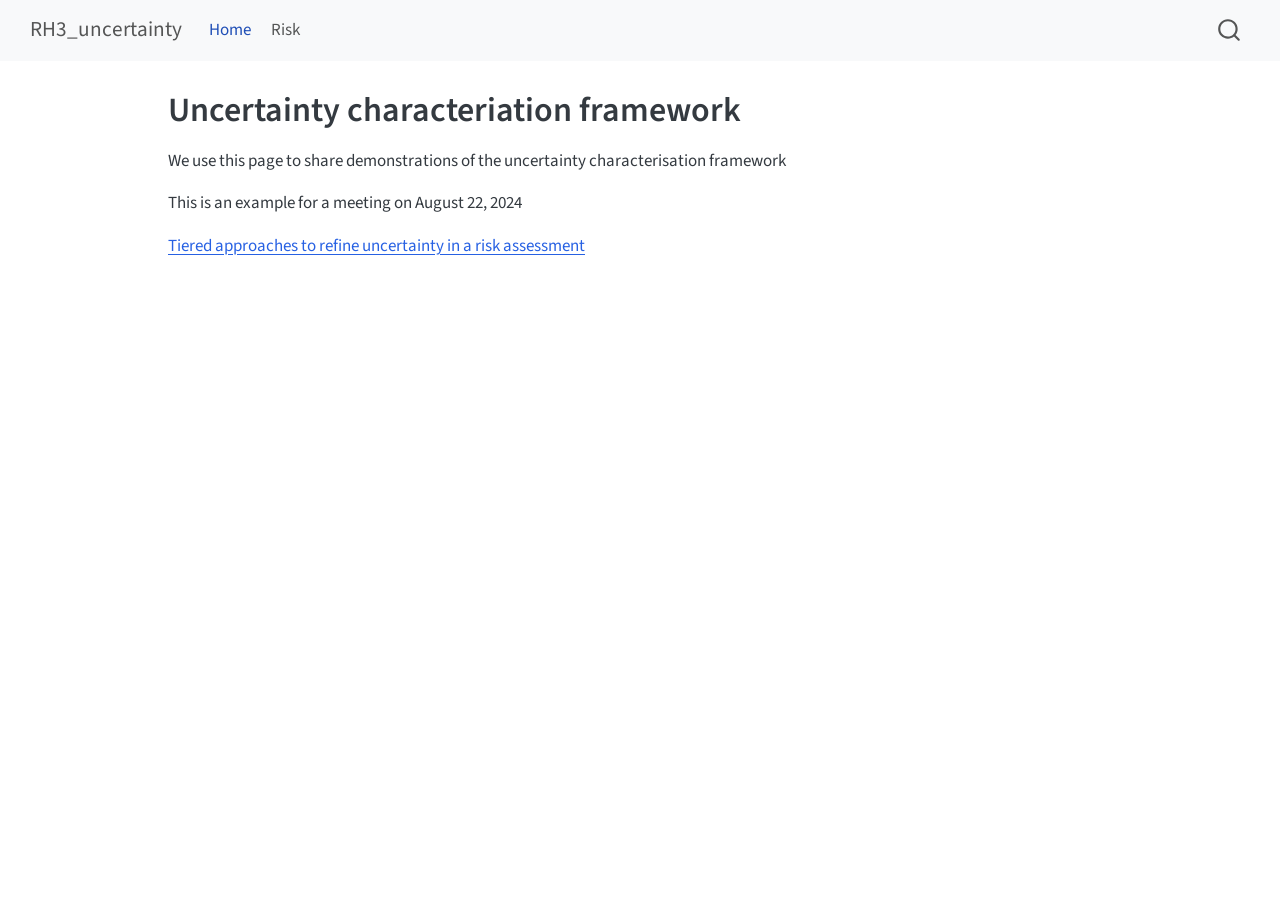
<file: docs/index.html>
<!DOCTYPE html>
<html xmlns="http://www.w3.org/1999/xhtml" lang="en" xml:lang="en"><head>

<meta charset="utf-8">
<meta name="generator" content="quarto-1.5.57">

<meta name="viewport" content="width=device-width, initial-scale=1.0, user-scalable=yes">


<title>Uncertainty characteriation framework – RH3_uncertainty</title>
<style>
code{white-space: pre-wrap;}
span.smallcaps{font-variant: small-caps;}
div.columns{display: flex; gap: min(4vw, 1.5em);}
div.column{flex: auto; overflow-x: auto;}
div.hanging-indent{margin-left: 1.5em; text-indent: -1.5em;}
ul.task-list{list-style: none;}
ul.task-list li input[type="checkbox"] {
  width: 0.8em;
  margin: 0 0.8em 0.2em -1em; /* quarto-specific, see https://github.com/quarto-dev/quarto-cli/issues/4556 */ 
  vertical-align: middle;
}
</style>


<script src="site_libs/quarto-nav/quarto-nav.js"></script>
<script src="site_libs/quarto-nav/headroom.min.js"></script>
<script src="site_libs/clipboard/clipboard.min.js"></script>
<script src="site_libs/quarto-search/autocomplete.umd.js"></script>
<script src="site_libs/quarto-search/fuse.min.js"></script>
<script src="site_libs/quarto-search/quarto-search.js"></script>
<meta name="quarto:offset" content="./">
<script src="site_libs/quarto-html/quarto.js"></script>
<script src="site_libs/quarto-html/popper.min.js"></script>
<script src="site_libs/quarto-html/tippy.umd.min.js"></script>
<script src="site_libs/quarto-html/anchor.min.js"></script>
<link href="site_libs/quarto-html/tippy.css" rel="stylesheet">
<link href="site_libs/quarto-html/quarto-syntax-highlighting.css" rel="stylesheet" id="quarto-text-highlighting-styles">
<script src="site_libs/bootstrap/bootstrap.min.js"></script>
<link href="site_libs/bootstrap/bootstrap-icons.css" rel="stylesheet">
<link href="site_libs/bootstrap/bootstrap.min.css" rel="stylesheet" id="quarto-bootstrap" data-mode="light">
<script id="quarto-search-options" type="application/json">{
  "location": "navbar",
  "copy-button": false,
  "collapse-after": 3,
  "panel-placement": "end",
  "type": "overlay",
  "limit": 50,
  "keyboard-shortcut": [
    "f",
    "/",
    "s"
  ],
  "show-item-context": false,
  "language": {
    "search-no-results-text": "No results",
    "search-matching-documents-text": "matching documents",
    "search-copy-link-title": "Copy link to search",
    "search-hide-matches-text": "Hide additional matches",
    "search-more-match-text": "more match in this document",
    "search-more-matches-text": "more matches in this document",
    "search-clear-button-title": "Clear",
    "search-text-placeholder": "",
    "search-detached-cancel-button-title": "Cancel",
    "search-submit-button-title": "Submit",
    "search-label": "Search"
  }
}</script>


<link rel="stylesheet" href="styles.css">
</head>

<body class="nav-fixed">

<div id="quarto-search-results"></div>
  <header id="quarto-header" class="headroom fixed-top">
    <nav class="navbar navbar-expand-lg " data-bs-theme="dark">
      <div class="navbar-container container-fluid">
      <div class="navbar-brand-container mx-auto">
    <a class="navbar-brand" href="./index.html">
    <span class="navbar-title">RH3_uncertainty</span>
    </a>
  </div>
            <div id="quarto-search" class="" title="Search"></div>
          <button class="navbar-toggler" type="button" data-bs-toggle="collapse" data-bs-target="#navbarCollapse" aria-controls="navbarCollapse" role="menu" aria-expanded="false" aria-label="Toggle navigation" onclick="if (window.quartoToggleHeadroom) { window.quartoToggleHeadroom(); }">
  <span class="navbar-toggler-icon"></span>
</button>
          <div class="collapse navbar-collapse" id="navbarCollapse">
            <ul class="navbar-nav navbar-nav-scroll me-auto">
  <li class="nav-item">
    <a class="nav-link active" href="./index.html" aria-current="page"> 
<span class="menu-text">Home</span></a>
  </li>  
  <li class="nav-item">
    <a class="nav-link" href="./risk example_aug24.qmd"> 
<span class="menu-text">Risk</span></a>
  </li>  
</ul>
          </div> <!-- /navcollapse -->
            <div class="quarto-navbar-tools">
</div>
      </div> <!-- /container-fluid -->
    </nav>
</header>
<!-- content -->
<div id="quarto-content" class="quarto-container page-columns page-rows-contents page-layout-article page-navbar">
<!-- sidebar -->
<!-- margin-sidebar -->
    <div id="quarto-margin-sidebar" class="sidebar margin-sidebar zindex-bottom">
        
    </div>
<!-- main -->
<main class="content" id="quarto-document-content">

<header id="title-block-header" class="quarto-title-block default">
<div class="quarto-title">
<h1 class="title">Uncertainty characteriation framework</h1>
</div>



<div class="quarto-title-meta">

    
  
    
  </div>
  


</header>


<p>We use this page to share demonstrations of the uncertainty characterisation framework</p>
<p>This is an example for a meeting on August 22, 2024</p>
<p><a href="./risk_example_aug24.html">Tiered approaches to refine uncertainty in a risk assessment</a></p>
<!-- Examples for the poster at Egmond February 2024 -->
<!-- [Tiered approaches to reduce and refine uncertainty in an hazard identification example](hazard%20example.qmd) -->
<!-- [Tiered approaches to reduce and refine uncertainty in a risk assessment example](risk%20example.qmd) -->
<!-- # Uncertainty in a **fact-conclusion** -->
<!-- Approaches for uncertainty analysis when making a categorical conclusion, e.g. there is a causal association to adverse health effect or not [Page](uncertainty_fact.qmd) -->
<!-- Includes an hazard identification, considering multiple streams of evidence. -->
<!-- # Uncertainty in a **number-conclusion** -->
<!-- A proposed tiered approach for uncertainty analysis [Page](uncertainty_number.qmd) -->
<!-- Includes a risk assessment combining assessed hazard and exposure. -->
<!-- # Uncertainty in an integrated assessment workflow -->
<!-- To come -->
<!-- # Uncertainty in a **scientific hypothesis** -->
<!-- To come. -->



</main> <!-- /main -->
<script id="quarto-html-after-body" type="application/javascript">
window.document.addEventListener("DOMContentLoaded", function (event) {
  const toggleBodyColorMode = (bsSheetEl) => {
    const mode = bsSheetEl.getAttribute("data-mode");
    const bodyEl = window.document.querySelector("body");
    if (mode === "dark") {
      bodyEl.classList.add("quarto-dark");
      bodyEl.classList.remove("quarto-light");
    } else {
      bodyEl.classList.add("quarto-light");
      bodyEl.classList.remove("quarto-dark");
    }
  }
  const toggleBodyColorPrimary = () => {
    const bsSheetEl = window.document.querySelector("link#quarto-bootstrap");
    if (bsSheetEl) {
      toggleBodyColorMode(bsSheetEl);
    }
  }
  toggleBodyColorPrimary();  
  const icon = "";
  const anchorJS = new window.AnchorJS();
  anchorJS.options = {
    placement: 'right',
    icon: icon
  };
  anchorJS.add('.anchored');
  const isCodeAnnotation = (el) => {
    for (const clz of el.classList) {
      if (clz.startsWith('code-annotation-')) {                     
        return true;
      }
    }
    return false;
  }
  const onCopySuccess = function(e) {
    // button target
    const button = e.trigger;
    // don't keep focus
    button.blur();
    // flash "checked"
    button.classList.add('code-copy-button-checked');
    var currentTitle = button.getAttribute("title");
    button.setAttribute("title", "Copied!");
    let tooltip;
    if (window.bootstrap) {
      button.setAttribute("data-bs-toggle", "tooltip");
      button.setAttribute("data-bs-placement", "left");
      button.setAttribute("data-bs-title", "Copied!");
      tooltip = new bootstrap.Tooltip(button, 
        { trigger: "manual", 
          customClass: "code-copy-button-tooltip",
          offset: [0, -8]});
      tooltip.show();    
    }
    setTimeout(function() {
      if (tooltip) {
        tooltip.hide();
        button.removeAttribute("data-bs-title");
        button.removeAttribute("data-bs-toggle");
        button.removeAttribute("data-bs-placement");
      }
      button.setAttribute("title", currentTitle);
      button.classList.remove('code-copy-button-checked');
    }, 1000);
    // clear code selection
    e.clearSelection();
  }
  const getTextToCopy = function(trigger) {
      const codeEl = trigger.previousElementSibling.cloneNode(true);
      for (const childEl of codeEl.children) {
        if (isCodeAnnotation(childEl)) {
          childEl.remove();
        }
      }
      return codeEl.innerText;
  }
  const clipboard = new window.ClipboardJS('.code-copy-button:not([data-in-quarto-modal])', {
    text: getTextToCopy
  });
  clipboard.on('success', onCopySuccess);
  if (window.document.getElementById('quarto-embedded-source-code-modal')) {
    // For code content inside modals, clipBoardJS needs to be initialized with a container option
    // TODO: Check when it could be a function (https://github.com/zenorocha/clipboard.js/issues/860)
    const clipboardModal = new window.ClipboardJS('.code-copy-button[data-in-quarto-modal]', {
      text: getTextToCopy,
      container: window.document.getElementById('quarto-embedded-source-code-modal')
    });
    clipboardModal.on('success', onCopySuccess);
  }
    var localhostRegex = new RegExp(/^(?:http|https):\/\/localhost\:?[0-9]*\//);
    var mailtoRegex = new RegExp(/^mailto:/);
      var filterRegex = new RegExp('/' + window.location.host + '/');
    var isInternal = (href) => {
        return filterRegex.test(href) || localhostRegex.test(href) || mailtoRegex.test(href);
    }
    // Inspect non-navigation links and adorn them if external
 	var links = window.document.querySelectorAll('a[href]:not(.nav-link):not(.navbar-brand):not(.toc-action):not(.sidebar-link):not(.sidebar-item-toggle):not(.pagination-link):not(.no-external):not([aria-hidden]):not(.dropdown-item):not(.quarto-navigation-tool):not(.about-link)');
    for (var i=0; i<links.length; i++) {
      const link = links[i];
      if (!isInternal(link.href)) {
        // undo the damage that might have been done by quarto-nav.js in the case of
        // links that we want to consider external
        if (link.dataset.originalHref !== undefined) {
          link.href = link.dataset.originalHref;
        }
      }
    }
  function tippyHover(el, contentFn, onTriggerFn, onUntriggerFn) {
    const config = {
      allowHTML: true,
      maxWidth: 500,
      delay: 100,
      arrow: false,
      appendTo: function(el) {
          return el.parentElement;
      },
      interactive: true,
      interactiveBorder: 10,
      theme: 'quarto',
      placement: 'bottom-start',
    };
    if (contentFn) {
      config.content = contentFn;
    }
    if (onTriggerFn) {
      config.onTrigger = onTriggerFn;
    }
    if (onUntriggerFn) {
      config.onUntrigger = onUntriggerFn;
    }
    window.tippy(el, config); 
  }
  const noterefs = window.document.querySelectorAll('a[role="doc-noteref"]');
  for (var i=0; i<noterefs.length; i++) {
    const ref = noterefs[i];
    tippyHover(ref, function() {
      // use id or data attribute instead here
      let href = ref.getAttribute('data-footnote-href') || ref.getAttribute('href');
      try { href = new URL(href).hash; } catch {}
      const id = href.replace(/^#\/?/, "");
      const note = window.document.getElementById(id);
      if (note) {
        return note.innerHTML;
      } else {
        return "";
      }
    });
  }
  const xrefs = window.document.querySelectorAll('a.quarto-xref');
  const processXRef = (id, note) => {
    // Strip column container classes
    const stripColumnClz = (el) => {
      el.classList.remove("page-full", "page-columns");
      if (el.children) {
        for (const child of el.children) {
          stripColumnClz(child);
        }
      }
    }
    stripColumnClz(note)
    if (id === null || id.startsWith('sec-')) {
      // Special case sections, only their first couple elements
      const container = document.createElement("div");
      if (note.children && note.children.length > 2) {
        container.appendChild(note.children[0].cloneNode(true));
        for (let i = 1; i < note.children.length; i++) {
          const child = note.children[i];
          if (child.tagName === "P" && child.innerText === "") {
            continue;
          } else {
            container.appendChild(child.cloneNode(true));
            break;
          }
        }
        if (window.Quarto?.typesetMath) {
          window.Quarto.typesetMath(container);
        }
        return container.innerHTML
      } else {
        if (window.Quarto?.typesetMath) {
          window.Quarto.typesetMath(note);
        }
        return note.innerHTML;
      }
    } else {
      // Remove any anchor links if they are present
      const anchorLink = note.querySelector('a.anchorjs-link');
      if (anchorLink) {
        anchorLink.remove();
      }
      if (window.Quarto?.typesetMath) {
        window.Quarto.typesetMath(note);
      }
      // TODO in 1.5, we should make sure this works without a callout special case
      if (note.classList.contains("callout")) {
        return note.outerHTML;
      } else {
        return note.innerHTML;
      }
    }
  }
  for (var i=0; i<xrefs.length; i++) {
    const xref = xrefs[i];
    tippyHover(xref, undefined, function(instance) {
      instance.disable();
      let url = xref.getAttribute('href');
      let hash = undefined; 
      if (url.startsWith('#')) {
        hash = url;
      } else {
        try { hash = new URL(url).hash; } catch {}
      }
      if (hash) {
        const id = hash.replace(/^#\/?/, "");
        const note = window.document.getElementById(id);
        if (note !== null) {
          try {
            const html = processXRef(id, note.cloneNode(true));
            instance.setContent(html);
          } finally {
            instance.enable();
            instance.show();
          }
        } else {
          // See if we can fetch this
          fetch(url.split('#')[0])
          .then(res => res.text())
          .then(html => {
            const parser = new DOMParser();
            const htmlDoc = parser.parseFromString(html, "text/html");
            const note = htmlDoc.getElementById(id);
            if (note !== null) {
              const html = processXRef(id, note);
              instance.setContent(html);
            } 
          }).finally(() => {
            instance.enable();
            instance.show();
          });
        }
      } else {
        // See if we can fetch a full url (with no hash to target)
        // This is a special case and we should probably do some content thinning / targeting
        fetch(url)
        .then(res => res.text())
        .then(html => {
          const parser = new DOMParser();
          const htmlDoc = parser.parseFromString(html, "text/html");
          const note = htmlDoc.querySelector('main.content');
          if (note !== null) {
            // This should only happen for chapter cross references
            // (since there is no id in the URL)
            // remove the first header
            if (note.children.length > 0 && note.children[0].tagName === "HEADER") {
              note.children[0].remove();
            }
            const html = processXRef(null, note);
            instance.setContent(html);
          } 
        }).finally(() => {
          instance.enable();
          instance.show();
        });
      }
    }, function(instance) {
    });
  }
      let selectedAnnoteEl;
      const selectorForAnnotation = ( cell, annotation) => {
        let cellAttr = 'data-code-cell="' + cell + '"';
        let lineAttr = 'data-code-annotation="' +  annotation + '"';
        const selector = 'span[' + cellAttr + '][' + lineAttr + ']';
        return selector;
      }
      const selectCodeLines = (annoteEl) => {
        const doc = window.document;
        const targetCell = annoteEl.getAttribute("data-target-cell");
        const targetAnnotation = annoteEl.getAttribute("data-target-annotation");
        const annoteSpan = window.document.querySelector(selectorForAnnotation(targetCell, targetAnnotation));
        const lines = annoteSpan.getAttribute("data-code-lines").split(",");
        const lineIds = lines.map((line) => {
          return targetCell + "-" + line;
        })
        let top = null;
        let height = null;
        let parent = null;
        if (lineIds.length > 0) {
            //compute the position of the single el (top and bottom and make a div)
            const el = window.document.getElementById(lineIds[0]);
            top = el.offsetTop;
            height = el.offsetHeight;
            parent = el.parentElement.parentElement;
          if (lineIds.length > 1) {
            const lastEl = window.document.getElementById(lineIds[lineIds.length - 1]);
            const bottom = lastEl.offsetTop + lastEl.offsetHeight;
            height = bottom - top;
          }
          if (top !== null && height !== null && parent !== null) {
            // cook up a div (if necessary) and position it 
            let div = window.document.getElementById("code-annotation-line-highlight");
            if (div === null) {
              div = window.document.createElement("div");
              div.setAttribute("id", "code-annotation-line-highlight");
              div.style.position = 'absolute';
              parent.appendChild(div);
            }
            div.style.top = top - 2 + "px";
            div.style.height = height + 4 + "px";
            div.style.left = 0;
            let gutterDiv = window.document.getElementById("code-annotation-line-highlight-gutter");
            if (gutterDiv === null) {
              gutterDiv = window.document.createElement("div");
              gutterDiv.setAttribute("id", "code-annotation-line-highlight-gutter");
              gutterDiv.style.position = 'absolute';
              const codeCell = window.document.getElementById(targetCell);
              const gutter = codeCell.querySelector('.code-annotation-gutter');
              gutter.appendChild(gutterDiv);
            }
            gutterDiv.style.top = top - 2 + "px";
            gutterDiv.style.height = height + 4 + "px";
          }
          selectedAnnoteEl = annoteEl;
        }
      };
      const unselectCodeLines = () => {
        const elementsIds = ["code-annotation-line-highlight", "code-annotation-line-highlight-gutter"];
        elementsIds.forEach((elId) => {
          const div = window.document.getElementById(elId);
          if (div) {
            div.remove();
          }
        });
        selectedAnnoteEl = undefined;
      };
        // Handle positioning of the toggle
    window.addEventListener(
      "resize",
      throttle(() => {
        elRect = undefined;
        if (selectedAnnoteEl) {
          selectCodeLines(selectedAnnoteEl);
        }
      }, 10)
    );
    function throttle(fn, ms) {
    let throttle = false;
    let timer;
      return (...args) => {
        if(!throttle) { // first call gets through
            fn.apply(this, args);
            throttle = true;
        } else { // all the others get throttled
            if(timer) clearTimeout(timer); // cancel #2
            timer = setTimeout(() => {
              fn.apply(this, args);
              timer = throttle = false;
            }, ms);
        }
      };
    }
      // Attach click handler to the DT
      const annoteDls = window.document.querySelectorAll('dt[data-target-cell]');
      for (const annoteDlNode of annoteDls) {
        annoteDlNode.addEventListener('click', (event) => {
          const clickedEl = event.target;
          if (clickedEl !== selectedAnnoteEl) {
            unselectCodeLines();
            const activeEl = window.document.querySelector('dt[data-target-cell].code-annotation-active');
            if (activeEl) {
              activeEl.classList.remove('code-annotation-active');
            }
            selectCodeLines(clickedEl);
            clickedEl.classList.add('code-annotation-active');
          } else {
            // Unselect the line
            unselectCodeLines();
            clickedEl.classList.remove('code-annotation-active');
          }
        });
      }
  const findCites = (el) => {
    const parentEl = el.parentElement;
    if (parentEl) {
      const cites = parentEl.dataset.cites;
      if (cites) {
        return {
          el,
          cites: cites.split(' ')
        };
      } else {
        return findCites(el.parentElement)
      }
    } else {
      return undefined;
    }
  };
  var bibliorefs = window.document.querySelectorAll('a[role="doc-biblioref"]');
  for (var i=0; i<bibliorefs.length; i++) {
    const ref = bibliorefs[i];
    const citeInfo = findCites(ref);
    if (citeInfo) {
      tippyHover(citeInfo.el, function() {
        var popup = window.document.createElement('div');
        citeInfo.cites.forEach(function(cite) {
          var citeDiv = window.document.createElement('div');
          citeDiv.classList.add('hanging-indent');
          citeDiv.classList.add('csl-entry');
          var biblioDiv = window.document.getElementById('ref-' + cite);
          if (biblioDiv) {
            citeDiv.innerHTML = biblioDiv.innerHTML;
          }
          popup.appendChild(citeDiv);
        });
        return popup.innerHTML;
      });
    }
  }
});
</script>
</div> <!-- /content -->




</body></html>
</file>
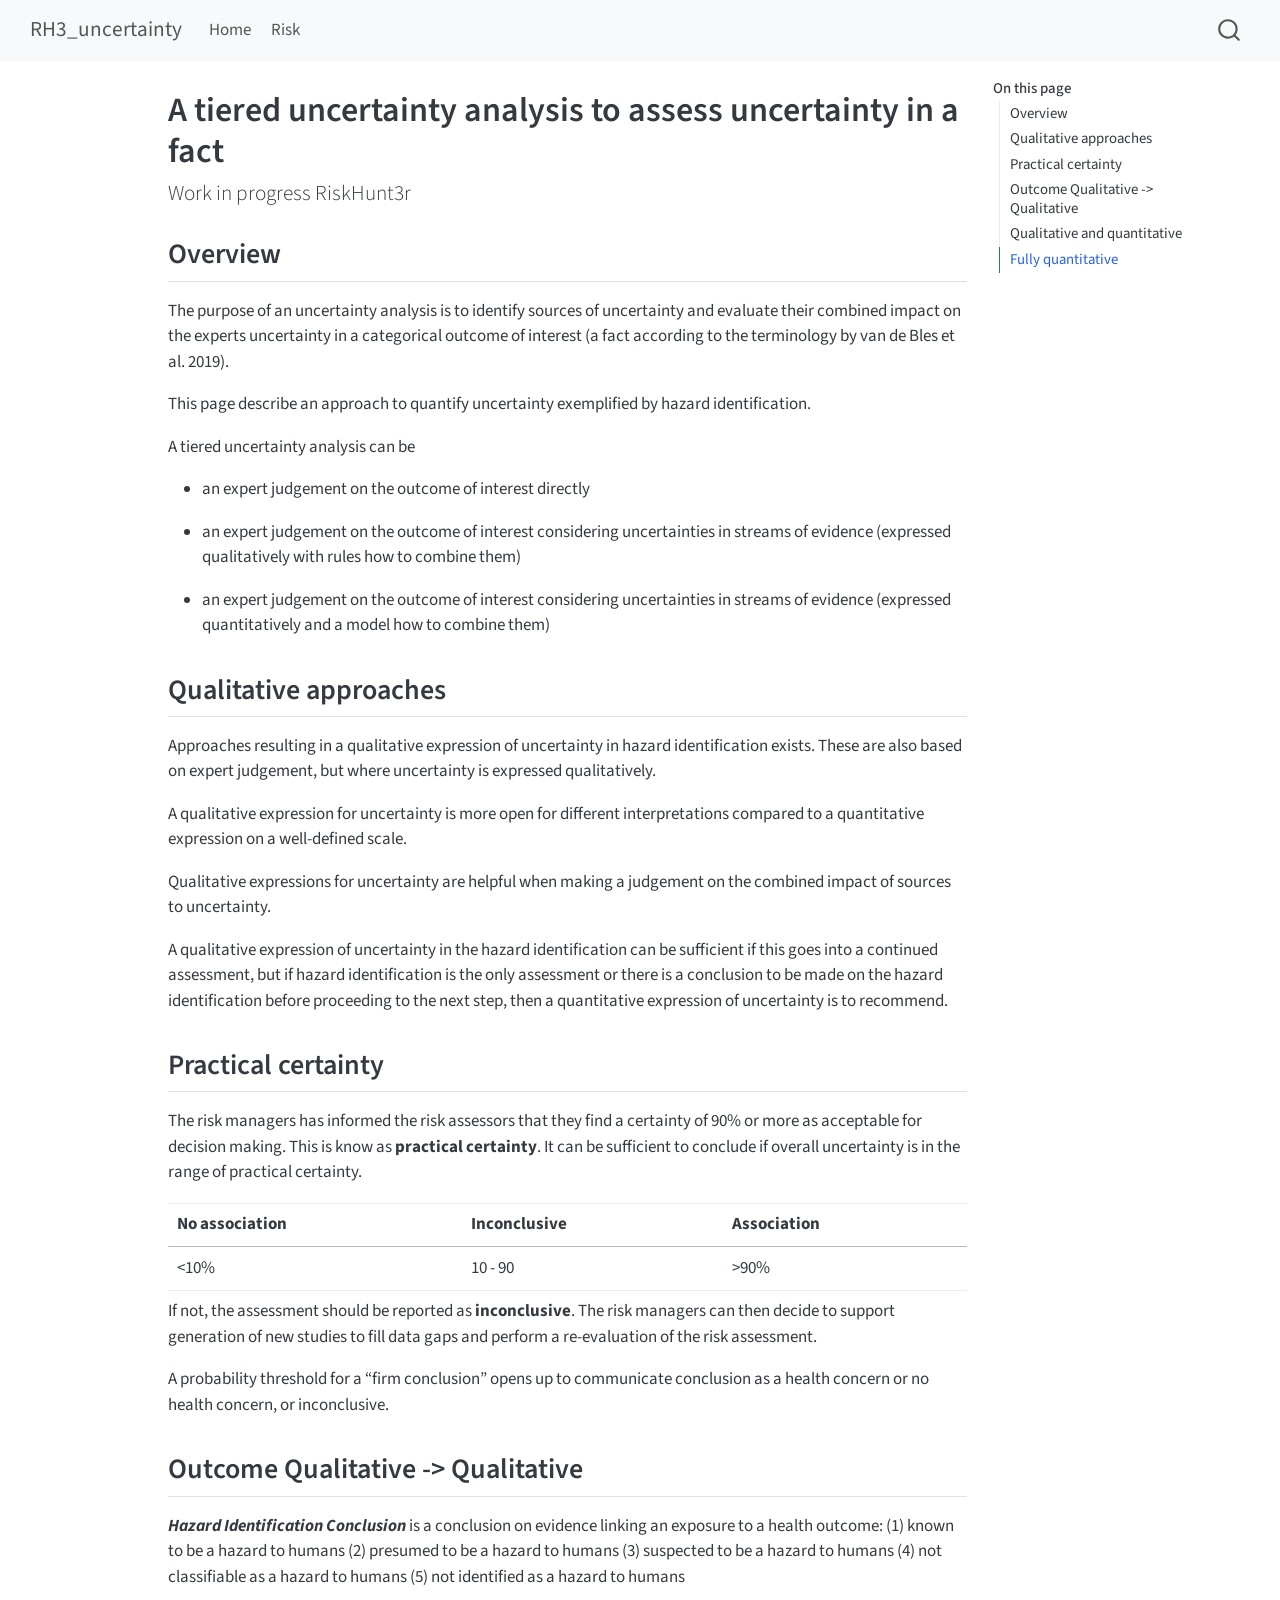
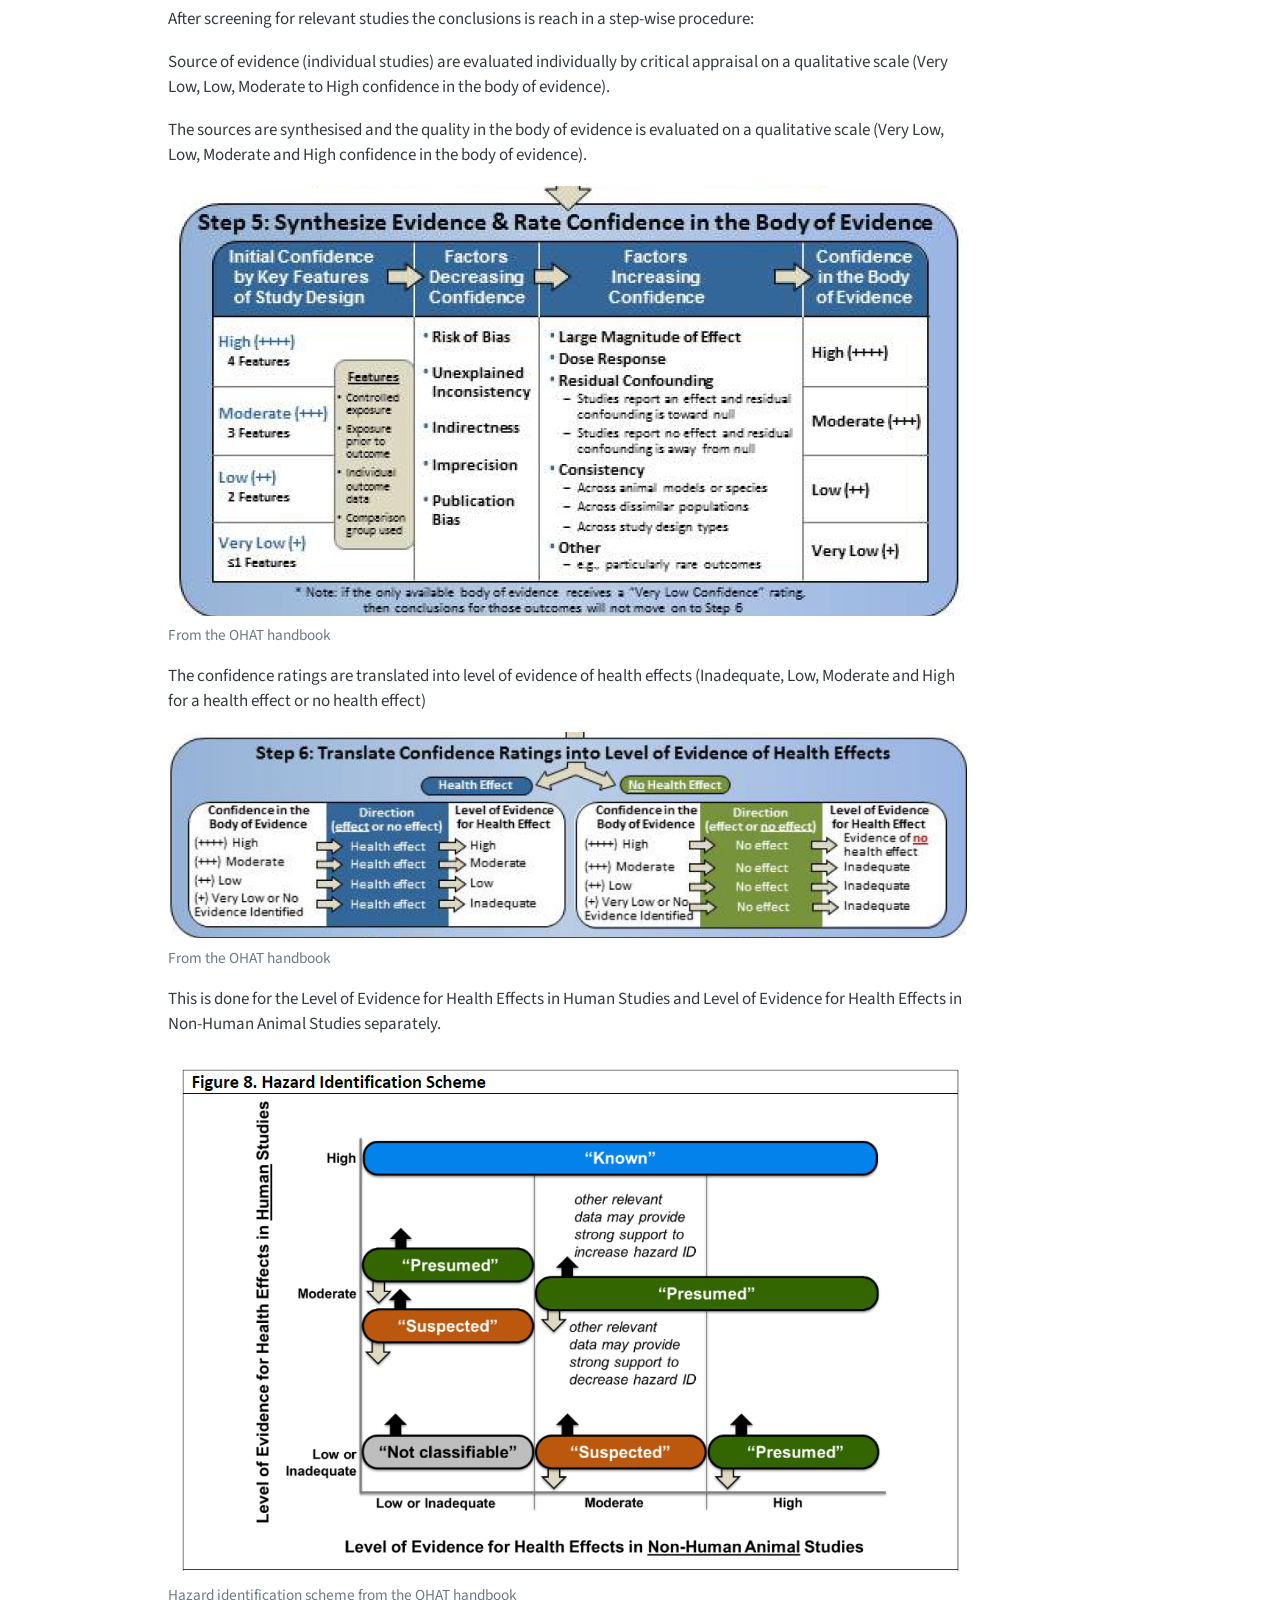
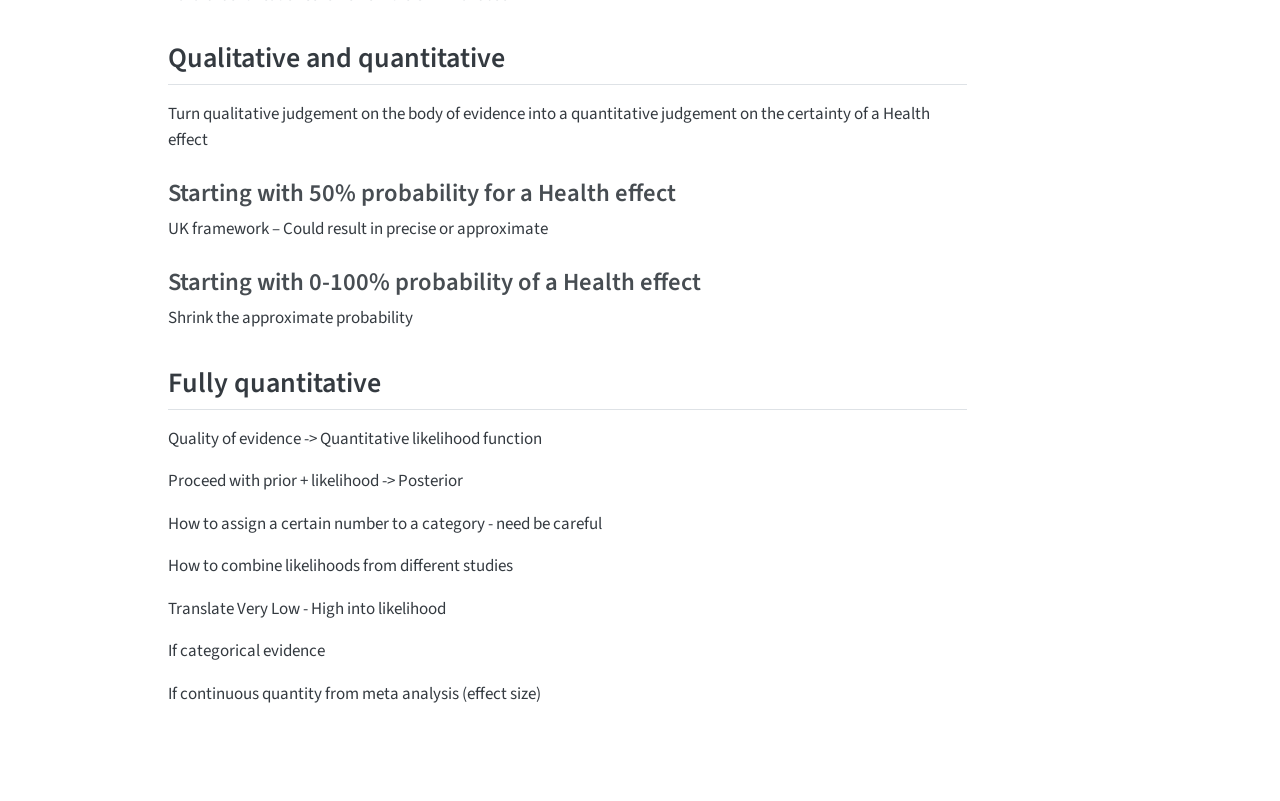
<file: docs/uncertainty_fact.html>
<!DOCTYPE html>
<html xmlns="http://www.w3.org/1999/xhtml" lang="en" xml:lang="en"><head>

<meta charset="utf-8">
<meta name="generator" content="quarto-1.5.57">

<meta name="viewport" content="width=device-width, initial-scale=1.0, user-scalable=yes">


<title>A tiered uncertainty analysis to assess uncertainty in a fact – RH3_uncertainty</title>
<style>
code{white-space: pre-wrap;}
span.smallcaps{font-variant: small-caps;}
div.columns{display: flex; gap: min(4vw, 1.5em);}
div.column{flex: auto; overflow-x: auto;}
div.hanging-indent{margin-left: 1.5em; text-indent: -1.5em;}
ul.task-list{list-style: none;}
ul.task-list li input[type="checkbox"] {
  width: 0.8em;
  margin: 0 0.8em 0.2em -1em; /* quarto-specific, see https://github.com/quarto-dev/quarto-cli/issues/4556 */ 
  vertical-align: middle;
}
</style>


<script src="site_libs/quarto-nav/quarto-nav.js"></script>
<script src="site_libs/quarto-nav/headroom.min.js"></script>
<script src="site_libs/clipboard/clipboard.min.js"></script>
<script src="site_libs/quarto-search/autocomplete.umd.js"></script>
<script src="site_libs/quarto-search/fuse.min.js"></script>
<script src="site_libs/quarto-search/quarto-search.js"></script>
<meta name="quarto:offset" content="./">
<script src="site_libs/quarto-html/quarto.js"></script>
<script src="site_libs/quarto-html/popper.min.js"></script>
<script src="site_libs/quarto-html/tippy.umd.min.js"></script>
<script src="site_libs/quarto-html/anchor.min.js"></script>
<link href="site_libs/quarto-html/tippy.css" rel="stylesheet">
<link href="site_libs/quarto-html/quarto-syntax-highlighting.css" rel="stylesheet" id="quarto-text-highlighting-styles">
<script src="site_libs/bootstrap/bootstrap.min.js"></script>
<link href="site_libs/bootstrap/bootstrap-icons.css" rel="stylesheet">
<link href="site_libs/bootstrap/bootstrap.min.css" rel="stylesheet" id="quarto-bootstrap" data-mode="light">
<script id="quarto-search-options" type="application/json">{
  "location": "navbar",
  "copy-button": false,
  "collapse-after": 3,
  "panel-placement": "end",
  "type": "overlay",
  "limit": 50,
  "keyboard-shortcut": [
    "f",
    "/",
    "s"
  ],
  "show-item-context": false,
  "language": {
    "search-no-results-text": "No results",
    "search-matching-documents-text": "matching documents",
    "search-copy-link-title": "Copy link to search",
    "search-hide-matches-text": "Hide additional matches",
    "search-more-match-text": "more match in this document",
    "search-more-matches-text": "more matches in this document",
    "search-clear-button-title": "Clear",
    "search-text-placeholder": "",
    "search-detached-cancel-button-title": "Cancel",
    "search-submit-button-title": "Submit",
    "search-label": "Search"
  }
}</script>


<link rel="stylesheet" href="styles.css">
</head>

<body class="nav-fixed">

<div id="quarto-search-results"></div>
  <header id="quarto-header" class="headroom fixed-top">
    <nav class="navbar navbar-expand-lg " data-bs-theme="dark">
      <div class="navbar-container container-fluid">
      <div class="navbar-brand-container mx-auto">
    <a class="navbar-brand" href="./index.html">
    <span class="navbar-title">RH3_uncertainty</span>
    </a>
  </div>
            <div id="quarto-search" class="" title="Search"></div>
          <button class="navbar-toggler" type="button" data-bs-toggle="collapse" data-bs-target="#navbarCollapse" aria-controls="navbarCollapse" role="menu" aria-expanded="false" aria-label="Toggle navigation" onclick="if (window.quartoToggleHeadroom) { window.quartoToggleHeadroom(); }">
  <span class="navbar-toggler-icon"></span>
</button>
          <div class="collapse navbar-collapse" id="navbarCollapse">
            <ul class="navbar-nav navbar-nav-scroll me-auto">
  <li class="nav-item">
    <a class="nav-link" href="./index.html"> 
<span class="menu-text">Home</span></a>
  </li>  
  <li class="nav-item">
    <a class="nav-link" href="./risk example_aug24.qmd"> 
<span class="menu-text">Risk</span></a>
  </li>  
</ul>
          </div> <!-- /navcollapse -->
            <div class="quarto-navbar-tools">
</div>
      </div> <!-- /container-fluid -->
    </nav>
</header>
<!-- content -->
<div id="quarto-content" class="quarto-container page-columns page-rows-contents page-layout-article page-navbar">
<!-- sidebar -->
<!-- margin-sidebar -->
    <div id="quarto-margin-sidebar" class="sidebar margin-sidebar">
        <nav id="TOC" role="doc-toc" class="toc-active">
    <h2 id="toc-title">On this page</h2>
   
  <ul>
  <li><a href="#overview" id="toc-overview" class="nav-link active" data-scroll-target="#overview">Overview</a></li>
  <li><a href="#qualitative-approaches" id="toc-qualitative-approaches" class="nav-link" data-scroll-target="#qualitative-approaches">Qualitative approaches</a></li>
  <li><a href="#practical-certainty" id="toc-practical-certainty" class="nav-link" data-scroll-target="#practical-certainty">Practical certainty</a></li>
  <li><a href="#outcome-qualitative---qualitative" id="toc-outcome-qualitative---qualitative" class="nav-link" data-scroll-target="#outcome-qualitative---qualitative">Outcome Qualitative -&gt; Qualitative</a></li>
  <li><a href="#qualitative-and-quantitative" id="toc-qualitative-and-quantitative" class="nav-link" data-scroll-target="#qualitative-and-quantitative">Qualitative and quantitative</a>
  <ul class="collapse">
  <li><a href="#starting-with-50-probability-for-a-health-effect" id="toc-starting-with-50-probability-for-a-health-effect" class="nav-link" data-scroll-target="#starting-with-50-probability-for-a-health-effect">Starting with 50% probability for a Health effect</a></li>
  <li><a href="#starting-with-0-100-probability-of-a-health-effect" id="toc-starting-with-0-100-probability-of-a-health-effect" class="nav-link" data-scroll-target="#starting-with-0-100-probability-of-a-health-effect">Starting with 0-100% probability of a Health effect</a></li>
  </ul></li>
  <li><a href="#fully-quantitative" id="toc-fully-quantitative" class="nav-link" data-scroll-target="#fully-quantitative">Fully quantitative</a></li>
  </ul>
</nav>
    </div>
<!-- main -->
<main class="content" id="quarto-document-content">

<header id="title-block-header" class="quarto-title-block default">
<div class="quarto-title">
<h1 class="title">A tiered uncertainty analysis to assess uncertainty in a fact</h1>
<p class="subtitle lead">Work in progress RiskHunt3r</p>
</div>



<div class="quarto-title-meta">

    
  
    
  </div>
  


</header>


<section id="overview" class="level2">
<h2 class="anchored" data-anchor-id="overview">Overview</h2>
<p>The purpose of an uncertainty analysis is to identify sources of uncertainty and evaluate their combined impact on the experts uncertainty in a categorical outcome of interest (a fact according to the terminology by van de Bles et al.&nbsp;2019).</p>
<p>This page describe an approach to quantify uncertainty exemplified by hazard identification.</p>
<p>A tiered uncertainty analysis can be</p>
<ul>
<li><p>an expert judgement on the outcome of interest directly</p></li>
<li><p>an expert judgement on the outcome of interest considering uncertainties in streams of evidence (expressed qualitatively with rules how to combine them)</p></li>
<li><p>an expert judgement on the outcome of interest considering uncertainties in streams of evidence (expressed quantitatively and a model how to combine them)</p></li>
</ul>
</section>
<section id="qualitative-approaches" class="level2">
<h2 class="anchored" data-anchor-id="qualitative-approaches">Qualitative approaches</h2>
<p>Approaches resulting in a qualitative expression of uncertainty in hazard identification exists. These are also based on expert judgement, but where uncertainty is expressed qualitatively.</p>
<p>A qualitative expression for uncertainty is more open for different interpretations compared to a quantitative expression on a well-defined scale.</p>
<p>Qualitative expressions for uncertainty are helpful when making a judgement on the combined impact of sources to uncertainty.</p>
<p>A qualitative expression of uncertainty in the hazard identification can be sufficient if this goes into a continued assessment, but if hazard identification is the only assessment or there is a conclusion to be made on the hazard identification before proceeding to the next step, then a quantitative expression of uncertainty is to recommend.</p>
</section>
<section id="practical-certainty" class="level2">
<h2 class="anchored" data-anchor-id="practical-certainty">Practical certainty</h2>
<p>The risk managers has informed the risk assessors that they find a certainty of 90% or more as acceptable for decision making. This is know as <strong>practical certainty</strong>. It can be sufficient to conclude if overall uncertainty is in the range of practical certainty.</p>
<table class="caption-top table">
<thead>
<tr class="header">
<th>No association</th>
<th>Inconclusive</th>
<th>Association</th>
</tr>
</thead>
<tbody>
<tr class="odd">
<td>&lt;10%</td>
<td>10 - 90</td>
<td>&gt;90%</td>
</tr>
</tbody>
</table>
<p>If not, the assessment should be reported as <strong>inconclusive</strong>. The risk managers can then decide to support generation of new studies to fill data gaps and perform a re-evaluation of the risk assessment.</p>
<p>A probability threshold for a “firm conclusion” opens up to communicate conclusion as a health concern or no health concern, or inconclusive.</p>
</section>
<section id="outcome-qualitative---qualitative" class="level2">
<h2 class="anchored" data-anchor-id="outcome-qualitative---qualitative">Outcome Qualitative -&gt; Qualitative</h2>
<p><strong><em>Hazard Identification Conclusion</em></strong> is a conclusion on evidence linking an exposure to a health outcome: (1) known to be a hazard to humans (2) presumed to be a hazard to humans (3) suspected to be a hazard to humans (4) not classifiable as a hazard to humans (5) not identified as a hazard to humans</p>
<p>After screening for relevant studies the conclusions is reach in a step-wise procedure:</p>
<p>Source of evidence (individual studies) are evaluated individually by critical appraisal on a qualitative scale (Very Low, Low, Moderate to High confidence in the body of evidence).</p>
<p>The sources are synthesised and the quality in the body of evidence is evaluated on a qualitative scale (Very Low, Low, Moderate and High confidence in the body of evidence).</p>
<div class="quarto-figure quarto-figure-center">
<figure class="figure">
<p><img src="\img\bodyofevidence.png" class="img-fluid figure-img"></p>
<figcaption>From the OHAT handbook</figcaption>
</figure>
</div>
<p>The confidence ratings are translated into level of evidence of health effects (Inadequate, Low, Moderate and High for a health effect or no health effect)</p>
<div class="quarto-figure quarto-figure-center">
<figure class="figure">
<p><img src="\img\translate.png" class="img-fluid figure-img"></p>
<figcaption>From the OHAT handbook</figcaption>
</figure>
</div>
<p>This is done for the Level of Evidence for Health Effects in Human Studies and Level of Evidence for Health Effects in Non-Human Animal Studies separately.</p>
<div class="quarto-figure quarto-figure-center">
<figure class="figure">
<p><img src="\img\fig8.png" class="img-fluid figure-img"></p>
<figcaption>Hazard identification scheme from the OHAT handbook</figcaption>
</figure>
</div>
</section>
<section id="qualitative-and-quantitative" class="level2">
<h2 class="anchored" data-anchor-id="qualitative-and-quantitative">Qualitative and quantitative</h2>
<p>Turn qualitative judgement on the body of evidence into a quantitative judgement on the certainty of a Health effect</p>
<section id="starting-with-50-probability-for-a-health-effect" class="level3">
<h3 class="anchored" data-anchor-id="starting-with-50-probability-for-a-health-effect">Starting with 50% probability for a Health effect</h3>
<p>UK framework – Could result in precise or approximate</p>
</section>
<section id="starting-with-0-100-probability-of-a-health-effect" class="level3">
<h3 class="anchored" data-anchor-id="starting-with-0-100-probability-of-a-health-effect">Starting with 0-100% probability of a Health effect</h3>
<p>Shrink the approximate probability</p>
</section>
</section>
<section id="fully-quantitative" class="level2">
<h2 class="anchored" data-anchor-id="fully-quantitative">Fully quantitative</h2>
<p>Quality of evidence -&gt; Quantitative likelihood function</p>
<p>Proceed with prior + likelihood -&gt; Posterior</p>
<p>How to assign a certain number to a category - need be careful</p>
<p>How to combine likelihoods from different studies</p>
<p>Translate Very Low - High into likelihood</p>
<p>If categorical evidence</p>
<p>If continuous quantity from meta analysis (effect size)</p>


</section>

</main> <!-- /main -->
<script id="quarto-html-after-body" type="application/javascript">
window.document.addEventListener("DOMContentLoaded", function (event) {
  const toggleBodyColorMode = (bsSheetEl) => {
    const mode = bsSheetEl.getAttribute("data-mode");
    const bodyEl = window.document.querySelector("body");
    if (mode === "dark") {
      bodyEl.classList.add("quarto-dark");
      bodyEl.classList.remove("quarto-light");
    } else {
      bodyEl.classList.add("quarto-light");
      bodyEl.classList.remove("quarto-dark");
    }
  }
  const toggleBodyColorPrimary = () => {
    const bsSheetEl = window.document.querySelector("link#quarto-bootstrap");
    if (bsSheetEl) {
      toggleBodyColorMode(bsSheetEl);
    }
  }
  toggleBodyColorPrimary();  
  const icon = "";
  const anchorJS = new window.AnchorJS();
  anchorJS.options = {
    placement: 'right',
    icon: icon
  };
  anchorJS.add('.anchored');
  const isCodeAnnotation = (el) => {
    for (const clz of el.classList) {
      if (clz.startsWith('code-annotation-')) {                     
        return true;
      }
    }
    return false;
  }
  const onCopySuccess = function(e) {
    // button target
    const button = e.trigger;
    // don't keep focus
    button.blur();
    // flash "checked"
    button.classList.add('code-copy-button-checked');
    var currentTitle = button.getAttribute("title");
    button.setAttribute("title", "Copied!");
    let tooltip;
    if (window.bootstrap) {
      button.setAttribute("data-bs-toggle", "tooltip");
      button.setAttribute("data-bs-placement", "left");
      button.setAttribute("data-bs-title", "Copied!");
      tooltip = new bootstrap.Tooltip(button, 
        { trigger: "manual", 
          customClass: "code-copy-button-tooltip",
          offset: [0, -8]});
      tooltip.show();    
    }
    setTimeout(function() {
      if (tooltip) {
        tooltip.hide();
        button.removeAttribute("data-bs-title");
        button.removeAttribute("data-bs-toggle");
        button.removeAttribute("data-bs-placement");
      }
      button.setAttribute("title", currentTitle);
      button.classList.remove('code-copy-button-checked');
    }, 1000);
    // clear code selection
    e.clearSelection();
  }
  const getTextToCopy = function(trigger) {
      const codeEl = trigger.previousElementSibling.cloneNode(true);
      for (const childEl of codeEl.children) {
        if (isCodeAnnotation(childEl)) {
          childEl.remove();
        }
      }
      return codeEl.innerText;
  }
  const clipboard = new window.ClipboardJS('.code-copy-button:not([data-in-quarto-modal])', {
    text: getTextToCopy
  });
  clipboard.on('success', onCopySuccess);
  if (window.document.getElementById('quarto-embedded-source-code-modal')) {
    // For code content inside modals, clipBoardJS needs to be initialized with a container option
    // TODO: Check when it could be a function (https://github.com/zenorocha/clipboard.js/issues/860)
    const clipboardModal = new window.ClipboardJS('.code-copy-button[data-in-quarto-modal]', {
      text: getTextToCopy,
      container: window.document.getElementById('quarto-embedded-source-code-modal')
    });
    clipboardModal.on('success', onCopySuccess);
  }
    var localhostRegex = new RegExp(/^(?:http|https):\/\/localhost\:?[0-9]*\//);
    var mailtoRegex = new RegExp(/^mailto:/);
      var filterRegex = new RegExp('/' + window.location.host + '/');
    var isInternal = (href) => {
        return filterRegex.test(href) || localhostRegex.test(href) || mailtoRegex.test(href);
    }
    // Inspect non-navigation links and adorn them if external
 	var links = window.document.querySelectorAll('a[href]:not(.nav-link):not(.navbar-brand):not(.toc-action):not(.sidebar-link):not(.sidebar-item-toggle):not(.pagination-link):not(.no-external):not([aria-hidden]):not(.dropdown-item):not(.quarto-navigation-tool):not(.about-link)');
    for (var i=0; i<links.length; i++) {
      const link = links[i];
      if (!isInternal(link.href)) {
        // undo the damage that might have been done by quarto-nav.js in the case of
        // links that we want to consider external
        if (link.dataset.originalHref !== undefined) {
          link.href = link.dataset.originalHref;
        }
      }
    }
  function tippyHover(el, contentFn, onTriggerFn, onUntriggerFn) {
    const config = {
      allowHTML: true,
      maxWidth: 500,
      delay: 100,
      arrow: false,
      appendTo: function(el) {
          return el.parentElement;
      },
      interactive: true,
      interactiveBorder: 10,
      theme: 'quarto',
      placement: 'bottom-start',
    };
    if (contentFn) {
      config.content = contentFn;
    }
    if (onTriggerFn) {
      config.onTrigger = onTriggerFn;
    }
    if (onUntriggerFn) {
      config.onUntrigger = onUntriggerFn;
    }
    window.tippy(el, config); 
  }
  const noterefs = window.document.querySelectorAll('a[role="doc-noteref"]');
  for (var i=0; i<noterefs.length; i++) {
    const ref = noterefs[i];
    tippyHover(ref, function() {
      // use id or data attribute instead here
      let href = ref.getAttribute('data-footnote-href') || ref.getAttribute('href');
      try { href = new URL(href).hash; } catch {}
      const id = href.replace(/^#\/?/, "");
      const note = window.document.getElementById(id);
      if (note) {
        return note.innerHTML;
      } else {
        return "";
      }
    });
  }
  const xrefs = window.document.querySelectorAll('a.quarto-xref');
  const processXRef = (id, note) => {
    // Strip column container classes
    const stripColumnClz = (el) => {
      el.classList.remove("page-full", "page-columns");
      if (el.children) {
        for (const child of el.children) {
          stripColumnClz(child);
        }
      }
    }
    stripColumnClz(note)
    if (id === null || id.startsWith('sec-')) {
      // Special case sections, only their first couple elements
      const container = document.createElement("div");
      if (note.children && note.children.length > 2) {
        container.appendChild(note.children[0].cloneNode(true));
        for (let i = 1; i < note.children.length; i++) {
          const child = note.children[i];
          if (child.tagName === "P" && child.innerText === "") {
            continue;
          } else {
            container.appendChild(child.cloneNode(true));
            break;
          }
        }
        if (window.Quarto?.typesetMath) {
          window.Quarto.typesetMath(container);
        }
        return container.innerHTML
      } else {
        if (window.Quarto?.typesetMath) {
          window.Quarto.typesetMath(note);
        }
        return note.innerHTML;
      }
    } else {
      // Remove any anchor links if they are present
      const anchorLink = note.querySelector('a.anchorjs-link');
      if (anchorLink) {
        anchorLink.remove();
      }
      if (window.Quarto?.typesetMath) {
        window.Quarto.typesetMath(note);
      }
      // TODO in 1.5, we should make sure this works without a callout special case
      if (note.classList.contains("callout")) {
        return note.outerHTML;
      } else {
        return note.innerHTML;
      }
    }
  }
  for (var i=0; i<xrefs.length; i++) {
    const xref = xrefs[i];
    tippyHover(xref, undefined, function(instance) {
      instance.disable();
      let url = xref.getAttribute('href');
      let hash = undefined; 
      if (url.startsWith('#')) {
        hash = url;
      } else {
        try { hash = new URL(url).hash; } catch {}
      }
      if (hash) {
        const id = hash.replace(/^#\/?/, "");
        const note = window.document.getElementById(id);
        if (note !== null) {
          try {
            const html = processXRef(id, note.cloneNode(true));
            instance.setContent(html);
          } finally {
            instance.enable();
            instance.show();
          }
        } else {
          // See if we can fetch this
          fetch(url.split('#')[0])
          .then(res => res.text())
          .then(html => {
            const parser = new DOMParser();
            const htmlDoc = parser.parseFromString(html, "text/html");
            const note = htmlDoc.getElementById(id);
            if (note !== null) {
              const html = processXRef(id, note);
              instance.setContent(html);
            } 
          }).finally(() => {
            instance.enable();
            instance.show();
          });
        }
      } else {
        // See if we can fetch a full url (with no hash to target)
        // This is a special case and we should probably do some content thinning / targeting
        fetch(url)
        .then(res => res.text())
        .then(html => {
          const parser = new DOMParser();
          const htmlDoc = parser.parseFromString(html, "text/html");
          const note = htmlDoc.querySelector('main.content');
          if (note !== null) {
            // This should only happen for chapter cross references
            // (since there is no id in the URL)
            // remove the first header
            if (note.children.length > 0 && note.children[0].tagName === "HEADER") {
              note.children[0].remove();
            }
            const html = processXRef(null, note);
            instance.setContent(html);
          } 
        }).finally(() => {
          instance.enable();
          instance.show();
        });
      }
    }, function(instance) {
    });
  }
      let selectedAnnoteEl;
      const selectorForAnnotation = ( cell, annotation) => {
        let cellAttr = 'data-code-cell="' + cell + '"';
        let lineAttr = 'data-code-annotation="' +  annotation + '"';
        const selector = 'span[' + cellAttr + '][' + lineAttr + ']';
        return selector;
      }
      const selectCodeLines = (annoteEl) => {
        const doc = window.document;
        const targetCell = annoteEl.getAttribute("data-target-cell");
        const targetAnnotation = annoteEl.getAttribute("data-target-annotation");
        const annoteSpan = window.document.querySelector(selectorForAnnotation(targetCell, targetAnnotation));
        const lines = annoteSpan.getAttribute("data-code-lines").split(",");
        const lineIds = lines.map((line) => {
          return targetCell + "-" + line;
        })
        let top = null;
        let height = null;
        let parent = null;
        if (lineIds.length > 0) {
            //compute the position of the single el (top and bottom and make a div)
            const el = window.document.getElementById(lineIds[0]);
            top = el.offsetTop;
            height = el.offsetHeight;
            parent = el.parentElement.parentElement;
          if (lineIds.length > 1) {
            const lastEl = window.document.getElementById(lineIds[lineIds.length - 1]);
            const bottom = lastEl.offsetTop + lastEl.offsetHeight;
            height = bottom - top;
          }
          if (top !== null && height !== null && parent !== null) {
            // cook up a div (if necessary) and position it 
            let div = window.document.getElementById("code-annotation-line-highlight");
            if (div === null) {
              div = window.document.createElement("div");
              div.setAttribute("id", "code-annotation-line-highlight");
              div.style.position = 'absolute';
              parent.appendChild(div);
            }
            div.style.top = top - 2 + "px";
            div.style.height = height + 4 + "px";
            div.style.left = 0;
            let gutterDiv = window.document.getElementById("code-annotation-line-highlight-gutter");
            if (gutterDiv === null) {
              gutterDiv = window.document.createElement("div");
              gutterDiv.setAttribute("id", "code-annotation-line-highlight-gutter");
              gutterDiv.style.position = 'absolute';
              const codeCell = window.document.getElementById(targetCell);
              const gutter = codeCell.querySelector('.code-annotation-gutter');
              gutter.appendChild(gutterDiv);
            }
            gutterDiv.style.top = top - 2 + "px";
            gutterDiv.style.height = height + 4 + "px";
          }
          selectedAnnoteEl = annoteEl;
        }
      };
      const unselectCodeLines = () => {
        const elementsIds = ["code-annotation-line-highlight", "code-annotation-line-highlight-gutter"];
        elementsIds.forEach((elId) => {
          const div = window.document.getElementById(elId);
          if (div) {
            div.remove();
          }
        });
        selectedAnnoteEl = undefined;
      };
        // Handle positioning of the toggle
    window.addEventListener(
      "resize",
      throttle(() => {
        elRect = undefined;
        if (selectedAnnoteEl) {
          selectCodeLines(selectedAnnoteEl);
        }
      }, 10)
    );
    function throttle(fn, ms) {
    let throttle = false;
    let timer;
      return (...args) => {
        if(!throttle) { // first call gets through
            fn.apply(this, args);
            throttle = true;
        } else { // all the others get throttled
            if(timer) clearTimeout(timer); // cancel #2
            timer = setTimeout(() => {
              fn.apply(this, args);
              timer = throttle = false;
            }, ms);
        }
      };
    }
      // Attach click handler to the DT
      const annoteDls = window.document.querySelectorAll('dt[data-target-cell]');
      for (const annoteDlNode of annoteDls) {
        annoteDlNode.addEventListener('click', (event) => {
          const clickedEl = event.target;
          if (clickedEl !== selectedAnnoteEl) {
            unselectCodeLines();
            const activeEl = window.document.querySelector('dt[data-target-cell].code-annotation-active');
            if (activeEl) {
              activeEl.classList.remove('code-annotation-active');
            }
            selectCodeLines(clickedEl);
            clickedEl.classList.add('code-annotation-active');
          } else {
            // Unselect the line
            unselectCodeLines();
            clickedEl.classList.remove('code-annotation-active');
          }
        });
      }
  const findCites = (el) => {
    const parentEl = el.parentElement;
    if (parentEl) {
      const cites = parentEl.dataset.cites;
      if (cites) {
        return {
          el,
          cites: cites.split(' ')
        };
      } else {
        return findCites(el.parentElement)
      }
    } else {
      return undefined;
    }
  };
  var bibliorefs = window.document.querySelectorAll('a[role="doc-biblioref"]');
  for (var i=0; i<bibliorefs.length; i++) {
    const ref = bibliorefs[i];
    const citeInfo = findCites(ref);
    if (citeInfo) {
      tippyHover(citeInfo.el, function() {
        var popup = window.document.createElement('div');
        citeInfo.cites.forEach(function(cite) {
          var citeDiv = window.document.createElement('div');
          citeDiv.classList.add('hanging-indent');
          citeDiv.classList.add('csl-entry');
          var biblioDiv = window.document.getElementById('ref-' + cite);
          if (biblioDiv) {
            citeDiv.innerHTML = biblioDiv.innerHTML;
          }
          popup.appendChild(citeDiv);
        });
        return popup.innerHTML;
      });
    }
  }
});
</script>
</div> <!-- /content -->




</body></html>
</file>
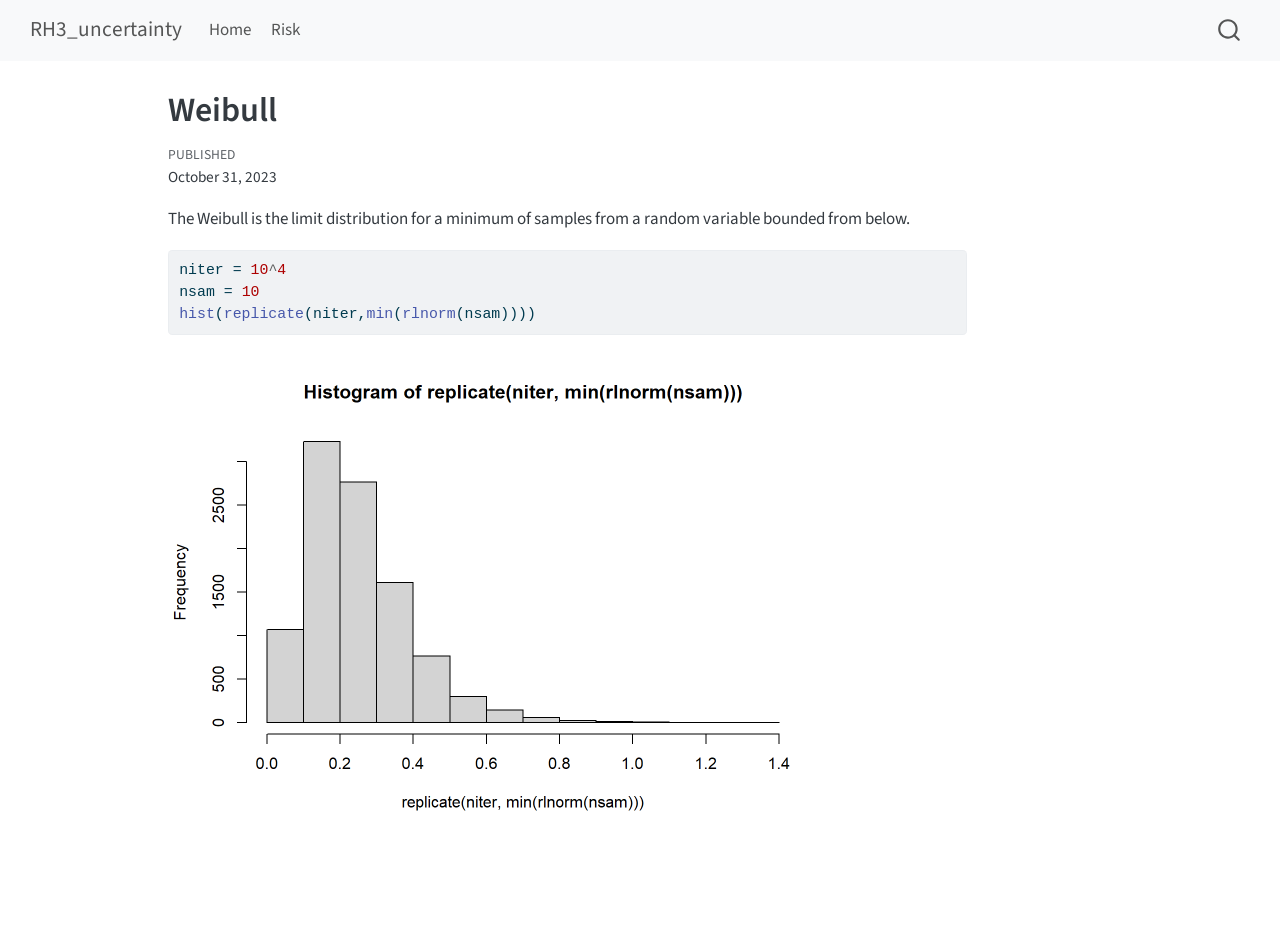
<file: docs/weibull.html>
<!DOCTYPE html>
<html xmlns="http://www.w3.org/1999/xhtml" lang="en" xml:lang="en"><head>

<meta charset="utf-8">
<meta name="generator" content="quarto-1.5.57">

<meta name="viewport" content="width=device-width, initial-scale=1.0, user-scalable=yes">

<meta name="dcterms.date" content="2023-10-31">

<title>Weibull – RH3_uncertainty</title>
<style>
code{white-space: pre-wrap;}
span.smallcaps{font-variant: small-caps;}
div.columns{display: flex; gap: min(4vw, 1.5em);}
div.column{flex: auto; overflow-x: auto;}
div.hanging-indent{margin-left: 1.5em; text-indent: -1.5em;}
ul.task-list{list-style: none;}
ul.task-list li input[type="checkbox"] {
  width: 0.8em;
  margin: 0 0.8em 0.2em -1em; /* quarto-specific, see https://github.com/quarto-dev/quarto-cli/issues/4556 */ 
  vertical-align: middle;
}
/* CSS for syntax highlighting */
pre > code.sourceCode { white-space: pre; position: relative; }
pre > code.sourceCode > span { line-height: 1.25; }
pre > code.sourceCode > span:empty { height: 1.2em; }
.sourceCode { overflow: visible; }
code.sourceCode > span { color: inherit; text-decoration: inherit; }
div.sourceCode { margin: 1em 0; }
pre.sourceCode { margin: 0; }
@media screen {
div.sourceCode { overflow: auto; }
}
@media print {
pre > code.sourceCode { white-space: pre-wrap; }
pre > code.sourceCode > span { display: inline-block; text-indent: -5em; padding-left: 5em; }
}
pre.numberSource code
  { counter-reset: source-line 0; }
pre.numberSource code > span
  { position: relative; left: -4em; counter-increment: source-line; }
pre.numberSource code > span > a:first-child::before
  { content: counter(source-line);
    position: relative; left: -1em; text-align: right; vertical-align: baseline;
    border: none; display: inline-block;
    -webkit-touch-callout: none; -webkit-user-select: none;
    -khtml-user-select: none; -moz-user-select: none;
    -ms-user-select: none; user-select: none;
    padding: 0 4px; width: 4em;
  }
pre.numberSource { margin-left: 3em;  padding-left: 4px; }
div.sourceCode
  {   }
@media screen {
pre > code.sourceCode > span > a:first-child::before { text-decoration: underline; }
}
</style>


<script src="site_libs/quarto-nav/quarto-nav.js"></script>
<script src="site_libs/quarto-nav/headroom.min.js"></script>
<script src="site_libs/clipboard/clipboard.min.js"></script>
<script src="site_libs/quarto-search/autocomplete.umd.js"></script>
<script src="site_libs/quarto-search/fuse.min.js"></script>
<script src="site_libs/quarto-search/quarto-search.js"></script>
<meta name="quarto:offset" content="./">
<script src="site_libs/quarto-html/quarto.js"></script>
<script src="site_libs/quarto-html/popper.min.js"></script>
<script src="site_libs/quarto-html/tippy.umd.min.js"></script>
<script src="site_libs/quarto-html/anchor.min.js"></script>
<link href="site_libs/quarto-html/tippy.css" rel="stylesheet">
<link href="site_libs/quarto-html/quarto-syntax-highlighting.css" rel="stylesheet" id="quarto-text-highlighting-styles">
<script src="site_libs/bootstrap/bootstrap.min.js"></script>
<link href="site_libs/bootstrap/bootstrap-icons.css" rel="stylesheet">
<link href="site_libs/bootstrap/bootstrap.min.css" rel="stylesheet" id="quarto-bootstrap" data-mode="light">
<script id="quarto-search-options" type="application/json">{
  "location": "navbar",
  "copy-button": false,
  "collapse-after": 3,
  "panel-placement": "end",
  "type": "overlay",
  "limit": 50,
  "keyboard-shortcut": [
    "f",
    "/",
    "s"
  ],
  "show-item-context": false,
  "language": {
    "search-no-results-text": "No results",
    "search-matching-documents-text": "matching documents",
    "search-copy-link-title": "Copy link to search",
    "search-hide-matches-text": "Hide additional matches",
    "search-more-match-text": "more match in this document",
    "search-more-matches-text": "more matches in this document",
    "search-clear-button-title": "Clear",
    "search-text-placeholder": "",
    "search-detached-cancel-button-title": "Cancel",
    "search-submit-button-title": "Submit",
    "search-label": "Search"
  }
}</script>


<link rel="stylesheet" href="styles.css">
</head>

<body class="nav-fixed">

<div id="quarto-search-results"></div>
  <header id="quarto-header" class="headroom fixed-top">
    <nav class="navbar navbar-expand-lg " data-bs-theme="dark">
      <div class="navbar-container container-fluid">
      <div class="navbar-brand-container mx-auto">
    <a class="navbar-brand" href="./index.html">
    <span class="navbar-title">RH3_uncertainty</span>
    </a>
  </div>
            <div id="quarto-search" class="" title="Search"></div>
          <button class="navbar-toggler" type="button" data-bs-toggle="collapse" data-bs-target="#navbarCollapse" aria-controls="navbarCollapse" role="menu" aria-expanded="false" aria-label="Toggle navigation" onclick="if (window.quartoToggleHeadroom) { window.quartoToggleHeadroom(); }">
  <span class="navbar-toggler-icon"></span>
</button>
          <div class="collapse navbar-collapse" id="navbarCollapse">
            <ul class="navbar-nav navbar-nav-scroll me-auto">
  <li class="nav-item">
    <a class="nav-link" href="./index.html"> 
<span class="menu-text">Home</span></a>
  </li>  
  <li class="nav-item">
    <a class="nav-link" href="./risk example_aug24.qmd"> 
<span class="menu-text">Risk</span></a>
  </li>  
</ul>
          </div> <!-- /navcollapse -->
            <div class="quarto-navbar-tools">
</div>
      </div> <!-- /container-fluid -->
    </nav>
</header>
<!-- content -->
<div id="quarto-content" class="quarto-container page-columns page-rows-contents page-layout-article page-navbar">
<!-- sidebar -->
<!-- margin-sidebar -->
    <div id="quarto-margin-sidebar" class="sidebar margin-sidebar zindex-bottom">
        
    </div>
<!-- main -->
<main class="content" id="quarto-document-content">

<header id="title-block-header" class="quarto-title-block default">
<div class="quarto-title">
<h1 class="title">Weibull</h1>
</div>



<div class="quarto-title-meta">

    
    <div>
    <div class="quarto-title-meta-heading">Published</div>
    <div class="quarto-title-meta-contents">
      <p class="date">October 31, 2023</p>
    </div>
  </div>
  
    
  </div>
  


</header>


<p>The Weibull is the limit distribution for a minimum of samples from a random variable bounded from below.</p>
<div class="cell">
<div class="sourceCode cell-code" id="cb1"><pre class="sourceCode r code-with-copy"><code class="sourceCode r"><span id="cb1-1"><a href="#cb1-1" aria-hidden="true" tabindex="-1"></a>niter <span class="ot">=</span> <span class="dv">10</span><span class="sc">^</span><span class="dv">4</span></span>
<span id="cb1-2"><a href="#cb1-2" aria-hidden="true" tabindex="-1"></a>nsam <span class="ot">=</span> <span class="dv">10</span></span>
<span id="cb1-3"><a href="#cb1-3" aria-hidden="true" tabindex="-1"></a><span class="fu">hist</span>(<span class="fu">replicate</span>(niter,<span class="fu">min</span>(<span class="fu">rlnorm</span>(nsam))))</span></code><button title="Copy to Clipboard" class="code-copy-button"><i class="bi"></i></button></pre></div>
<div class="cell-output-display">
<div>
<figure class="figure">
<p><img src="weibull_files/figure-html/unnamed-chunk-2-1.png" class="img-fluid figure-img" width="672"></p>
</figure>
</div>
</div>
</div>



</main> <!-- /main -->
<script id="quarto-html-after-body" type="application/javascript">
window.document.addEventListener("DOMContentLoaded", function (event) {
  const toggleBodyColorMode = (bsSheetEl) => {
    const mode = bsSheetEl.getAttribute("data-mode");
    const bodyEl = window.document.querySelector("body");
    if (mode === "dark") {
      bodyEl.classList.add("quarto-dark");
      bodyEl.classList.remove("quarto-light");
    } else {
      bodyEl.classList.add("quarto-light");
      bodyEl.classList.remove("quarto-dark");
    }
  }
  const toggleBodyColorPrimary = () => {
    const bsSheetEl = window.document.querySelector("link#quarto-bootstrap");
    if (bsSheetEl) {
      toggleBodyColorMode(bsSheetEl);
    }
  }
  toggleBodyColorPrimary();  
  const icon = "";
  const anchorJS = new window.AnchorJS();
  anchorJS.options = {
    placement: 'right',
    icon: icon
  };
  anchorJS.add('.anchored');
  const isCodeAnnotation = (el) => {
    for (const clz of el.classList) {
      if (clz.startsWith('code-annotation-')) {                     
        return true;
      }
    }
    return false;
  }
  const onCopySuccess = function(e) {
    // button target
    const button = e.trigger;
    // don't keep focus
    button.blur();
    // flash "checked"
    button.classList.add('code-copy-button-checked');
    var currentTitle = button.getAttribute("title");
    button.setAttribute("title", "Copied!");
    let tooltip;
    if (window.bootstrap) {
      button.setAttribute("data-bs-toggle", "tooltip");
      button.setAttribute("data-bs-placement", "left");
      button.setAttribute("data-bs-title", "Copied!");
      tooltip = new bootstrap.Tooltip(button, 
        { trigger: "manual", 
          customClass: "code-copy-button-tooltip",
          offset: [0, -8]});
      tooltip.show();    
    }
    setTimeout(function() {
      if (tooltip) {
        tooltip.hide();
        button.removeAttribute("data-bs-title");
        button.removeAttribute("data-bs-toggle");
        button.removeAttribute("data-bs-placement");
      }
      button.setAttribute("title", currentTitle);
      button.classList.remove('code-copy-button-checked');
    }, 1000);
    // clear code selection
    e.clearSelection();
  }
  const getTextToCopy = function(trigger) {
      const codeEl = trigger.previousElementSibling.cloneNode(true);
      for (const childEl of codeEl.children) {
        if (isCodeAnnotation(childEl)) {
          childEl.remove();
        }
      }
      return codeEl.innerText;
  }
  const clipboard = new window.ClipboardJS('.code-copy-button:not([data-in-quarto-modal])', {
    text: getTextToCopy
  });
  clipboard.on('success', onCopySuccess);
  if (window.document.getElementById('quarto-embedded-source-code-modal')) {
    // For code content inside modals, clipBoardJS needs to be initialized with a container option
    // TODO: Check when it could be a function (https://github.com/zenorocha/clipboard.js/issues/860)
    const clipboardModal = new window.ClipboardJS('.code-copy-button[data-in-quarto-modal]', {
      text: getTextToCopy,
      container: window.document.getElementById('quarto-embedded-source-code-modal')
    });
    clipboardModal.on('success', onCopySuccess);
  }
    var localhostRegex = new RegExp(/^(?:http|https):\/\/localhost\:?[0-9]*\//);
    var mailtoRegex = new RegExp(/^mailto:/);
      var filterRegex = new RegExp('/' + window.location.host + '/');
    var isInternal = (href) => {
        return filterRegex.test(href) || localhostRegex.test(href) || mailtoRegex.test(href);
    }
    // Inspect non-navigation links and adorn them if external
 	var links = window.document.querySelectorAll('a[href]:not(.nav-link):not(.navbar-brand):not(.toc-action):not(.sidebar-link):not(.sidebar-item-toggle):not(.pagination-link):not(.no-external):not([aria-hidden]):not(.dropdown-item):not(.quarto-navigation-tool):not(.about-link)');
    for (var i=0; i<links.length; i++) {
      const link = links[i];
      if (!isInternal(link.href)) {
        // undo the damage that might have been done by quarto-nav.js in the case of
        // links that we want to consider external
        if (link.dataset.originalHref !== undefined) {
          link.href = link.dataset.originalHref;
        }
      }
    }
  function tippyHover(el, contentFn, onTriggerFn, onUntriggerFn) {
    const config = {
      allowHTML: true,
      maxWidth: 500,
      delay: 100,
      arrow: false,
      appendTo: function(el) {
          return el.parentElement;
      },
      interactive: true,
      interactiveBorder: 10,
      theme: 'quarto',
      placement: 'bottom-start',
    };
    if (contentFn) {
      config.content = contentFn;
    }
    if (onTriggerFn) {
      config.onTrigger = onTriggerFn;
    }
    if (onUntriggerFn) {
      config.onUntrigger = onUntriggerFn;
    }
    window.tippy(el, config); 
  }
  const noterefs = window.document.querySelectorAll('a[role="doc-noteref"]');
  for (var i=0; i<noterefs.length; i++) {
    const ref = noterefs[i];
    tippyHover(ref, function() {
      // use id or data attribute instead here
      let href = ref.getAttribute('data-footnote-href') || ref.getAttribute('href');
      try { href = new URL(href).hash; } catch {}
      const id = href.replace(/^#\/?/, "");
      const note = window.document.getElementById(id);
      if (note) {
        return note.innerHTML;
      } else {
        return "";
      }
    });
  }
  const xrefs = window.document.querySelectorAll('a.quarto-xref');
  const processXRef = (id, note) => {
    // Strip column container classes
    const stripColumnClz = (el) => {
      el.classList.remove("page-full", "page-columns");
      if (el.children) {
        for (const child of el.children) {
          stripColumnClz(child);
        }
      }
    }
    stripColumnClz(note)
    if (id === null || id.startsWith('sec-')) {
      // Special case sections, only their first couple elements
      const container = document.createElement("div");
      if (note.children && note.children.length > 2) {
        container.appendChild(note.children[0].cloneNode(true));
        for (let i = 1; i < note.children.length; i++) {
          const child = note.children[i];
          if (child.tagName === "P" && child.innerText === "") {
            continue;
          } else {
            container.appendChild(child.cloneNode(true));
            break;
          }
        }
        if (window.Quarto?.typesetMath) {
          window.Quarto.typesetMath(container);
        }
        return container.innerHTML
      } else {
        if (window.Quarto?.typesetMath) {
          window.Quarto.typesetMath(note);
        }
        return note.innerHTML;
      }
    } else {
      // Remove any anchor links if they are present
      const anchorLink = note.querySelector('a.anchorjs-link');
      if (anchorLink) {
        anchorLink.remove();
      }
      if (window.Quarto?.typesetMath) {
        window.Quarto.typesetMath(note);
      }
      // TODO in 1.5, we should make sure this works without a callout special case
      if (note.classList.contains("callout")) {
        return note.outerHTML;
      } else {
        return note.innerHTML;
      }
    }
  }
  for (var i=0; i<xrefs.length; i++) {
    const xref = xrefs[i];
    tippyHover(xref, undefined, function(instance) {
      instance.disable();
      let url = xref.getAttribute('href');
      let hash = undefined; 
      if (url.startsWith('#')) {
        hash = url;
      } else {
        try { hash = new URL(url).hash; } catch {}
      }
      if (hash) {
        const id = hash.replace(/^#\/?/, "");
        const note = window.document.getElementById(id);
        if (note !== null) {
          try {
            const html = processXRef(id, note.cloneNode(true));
            instance.setContent(html);
          } finally {
            instance.enable();
            instance.show();
          }
        } else {
          // See if we can fetch this
          fetch(url.split('#')[0])
          .then(res => res.text())
          .then(html => {
            const parser = new DOMParser();
            const htmlDoc = parser.parseFromString(html, "text/html");
            const note = htmlDoc.getElementById(id);
            if (note !== null) {
              const html = processXRef(id, note);
              instance.setContent(html);
            } 
          }).finally(() => {
            instance.enable();
            instance.show();
          });
        }
      } else {
        // See if we can fetch a full url (with no hash to target)
        // This is a special case and we should probably do some content thinning / targeting
        fetch(url)
        .then(res => res.text())
        .then(html => {
          const parser = new DOMParser();
          const htmlDoc = parser.parseFromString(html, "text/html");
          const note = htmlDoc.querySelector('main.content');
          if (note !== null) {
            // This should only happen for chapter cross references
            // (since there is no id in the URL)
            // remove the first header
            if (note.children.length > 0 && note.children[0].tagName === "HEADER") {
              note.children[0].remove();
            }
            const html = processXRef(null, note);
            instance.setContent(html);
          } 
        }).finally(() => {
          instance.enable();
          instance.show();
        });
      }
    }, function(instance) {
    });
  }
      let selectedAnnoteEl;
      const selectorForAnnotation = ( cell, annotation) => {
        let cellAttr = 'data-code-cell="' + cell + '"';
        let lineAttr = 'data-code-annotation="' +  annotation + '"';
        const selector = 'span[' + cellAttr + '][' + lineAttr + ']';
        return selector;
      }
      const selectCodeLines = (annoteEl) => {
        const doc = window.document;
        const targetCell = annoteEl.getAttribute("data-target-cell");
        const targetAnnotation = annoteEl.getAttribute("data-target-annotation");
        const annoteSpan = window.document.querySelector(selectorForAnnotation(targetCell, targetAnnotation));
        const lines = annoteSpan.getAttribute("data-code-lines").split(",");
        const lineIds = lines.map((line) => {
          return targetCell + "-" + line;
        })
        let top = null;
        let height = null;
        let parent = null;
        if (lineIds.length > 0) {
            //compute the position of the single el (top and bottom and make a div)
            const el = window.document.getElementById(lineIds[0]);
            top = el.offsetTop;
            height = el.offsetHeight;
            parent = el.parentElement.parentElement;
          if (lineIds.length > 1) {
            const lastEl = window.document.getElementById(lineIds[lineIds.length - 1]);
            const bottom = lastEl.offsetTop + lastEl.offsetHeight;
            height = bottom - top;
          }
          if (top !== null && height !== null && parent !== null) {
            // cook up a div (if necessary) and position it 
            let div = window.document.getElementById("code-annotation-line-highlight");
            if (div === null) {
              div = window.document.createElement("div");
              div.setAttribute("id", "code-annotation-line-highlight");
              div.style.position = 'absolute';
              parent.appendChild(div);
            }
            div.style.top = top - 2 + "px";
            div.style.height = height + 4 + "px";
            div.style.left = 0;
            let gutterDiv = window.document.getElementById("code-annotation-line-highlight-gutter");
            if (gutterDiv === null) {
              gutterDiv = window.document.createElement("div");
              gutterDiv.setAttribute("id", "code-annotation-line-highlight-gutter");
              gutterDiv.style.position = 'absolute';
              const codeCell = window.document.getElementById(targetCell);
              const gutter = codeCell.querySelector('.code-annotation-gutter');
              gutter.appendChild(gutterDiv);
            }
            gutterDiv.style.top = top - 2 + "px";
            gutterDiv.style.height = height + 4 + "px";
          }
          selectedAnnoteEl = annoteEl;
        }
      };
      const unselectCodeLines = () => {
        const elementsIds = ["code-annotation-line-highlight", "code-annotation-line-highlight-gutter"];
        elementsIds.forEach((elId) => {
          const div = window.document.getElementById(elId);
          if (div) {
            div.remove();
          }
        });
        selectedAnnoteEl = undefined;
      };
        // Handle positioning of the toggle
    window.addEventListener(
      "resize",
      throttle(() => {
        elRect = undefined;
        if (selectedAnnoteEl) {
          selectCodeLines(selectedAnnoteEl);
        }
      }, 10)
    );
    function throttle(fn, ms) {
    let throttle = false;
    let timer;
      return (...args) => {
        if(!throttle) { // first call gets through
            fn.apply(this, args);
            throttle = true;
        } else { // all the others get throttled
            if(timer) clearTimeout(timer); // cancel #2
            timer = setTimeout(() => {
              fn.apply(this, args);
              timer = throttle = false;
            }, ms);
        }
      };
    }
      // Attach click handler to the DT
      const annoteDls = window.document.querySelectorAll('dt[data-target-cell]');
      for (const annoteDlNode of annoteDls) {
        annoteDlNode.addEventListener('click', (event) => {
          const clickedEl = event.target;
          if (clickedEl !== selectedAnnoteEl) {
            unselectCodeLines();
            const activeEl = window.document.querySelector('dt[data-target-cell].code-annotation-active');
            if (activeEl) {
              activeEl.classList.remove('code-annotation-active');
            }
            selectCodeLines(clickedEl);
            clickedEl.classList.add('code-annotation-active');
          } else {
            // Unselect the line
            unselectCodeLines();
            clickedEl.classList.remove('code-annotation-active');
          }
        });
      }
  const findCites = (el) => {
    const parentEl = el.parentElement;
    if (parentEl) {
      const cites = parentEl.dataset.cites;
      if (cites) {
        return {
          el,
          cites: cites.split(' ')
        };
      } else {
        return findCites(el.parentElement)
      }
    } else {
      return undefined;
    }
  };
  var bibliorefs = window.document.querySelectorAll('a[role="doc-biblioref"]');
  for (var i=0; i<bibliorefs.length; i++) {
    const ref = bibliorefs[i];
    const citeInfo = findCites(ref);
    if (citeInfo) {
      tippyHover(citeInfo.el, function() {
        var popup = window.document.createElement('div');
        citeInfo.cites.forEach(function(cite) {
          var citeDiv = window.document.createElement('div');
          citeDiv.classList.add('hanging-indent');
          citeDiv.classList.add('csl-entry');
          var biblioDiv = window.document.getElementById('ref-' + cite);
          if (biblioDiv) {
            citeDiv.innerHTML = biblioDiv.innerHTML;
          }
          popup.appendChild(citeDiv);
        });
        return popup.innerHTML;
      });
    }
  }
});
</script>
</div> <!-- /content -->




</body></html>
</file>
<file: docs/site_libs/quarto-html/tippy.css>
.tippy-box[data-animation=fade][data-state=hidden]{opacity:0}[data-tippy-root]{max-width:calc(100vw - 10px)}.tippy-box{position:relative;background-color:#333;color:#fff;border-radius:4px;font-size:14px;line-height:1.4;white-space:normal;outline:0;transition-property:transform,visibility,opacity}.tippy-box[data-placement^=top]>.tippy-arrow{bottom:0}.tippy-box[data-placement^=top]>.tippy-arrow:before{bottom:-7px;left:0;border-width:8px 8px 0;border-top-color:initial;transform-origin:center top}.tippy-box[data-placement^=bottom]>.tippy-arrow{top:0}.tippy-box[data-placement^=bottom]>.tippy-arrow:before{top:-7px;left:0;border-width:0 8px 8px;border-bottom-color:initial;transform-origin:center bottom}.tippy-box[data-placement^=left]>.tippy-arrow{right:0}.tippy-box[data-placement^=left]>.tippy-arrow:before{border-width:8px 0 8px 8px;border-left-color:initial;right:-7px;transform-origin:center left}.tippy-box[data-placement^=right]>.tippy-arrow{left:0}.tippy-box[data-placement^=right]>.tippy-arrow:before{left:-7px;border-width:8px 8px 8px 0;border-right-color:initial;transform-origin:center right}.tippy-box[data-inertia][data-state=visible]{transition-timing-function:cubic-bezier(.54,1.5,.38,1.11)}.tippy-arrow{width:16px;height:16px;color:#333}.tippy-arrow:before{content:"";position:absolute;border-color:transparent;border-style:solid}.tippy-content{position:relative;padding:5px 9px;z-index:1}
</file>
<file: docs/site_libs/quarto-html/quarto-syntax-highlighting.css>
/* quarto syntax highlight colors */
:root {
  --quarto-hl-ot-color: #003B4F;
  --quarto-hl-at-color: #657422;
  --quarto-hl-ss-color: #20794D;
  --quarto-hl-an-color: #5E5E5E;
  --quarto-hl-fu-color: #4758AB;
  --quarto-hl-st-color: #20794D;
  --quarto-hl-cf-color: #003B4F;
  --quarto-hl-op-color: #5E5E5E;
  --quarto-hl-er-color: #AD0000;
  --quarto-hl-bn-color: #AD0000;
  --quarto-hl-al-color: #AD0000;
  --quarto-hl-va-color: #111111;
  --quarto-hl-bu-color: inherit;
  --quarto-hl-ex-color: inherit;
  --quarto-hl-pp-color: #AD0000;
  --quarto-hl-in-color: #5E5E5E;
  --quarto-hl-vs-color: #20794D;
  --quarto-hl-wa-color: #5E5E5E;
  --quarto-hl-do-color: #5E5E5E;
  --quarto-hl-im-color: #00769E;
  --quarto-hl-ch-color: #20794D;
  --quarto-hl-dt-color: #AD0000;
  --quarto-hl-fl-color: #AD0000;
  --quarto-hl-co-color: #5E5E5E;
  --quarto-hl-cv-color: #5E5E5E;
  --quarto-hl-cn-color: #8f5902;
  --quarto-hl-sc-color: #5E5E5E;
  --quarto-hl-dv-color: #AD0000;
  --quarto-hl-kw-color: #003B4F;
}

/* other quarto variables */
:root {
  --quarto-font-monospace: SFMono-Regular, Menlo, Monaco, Consolas, "Liberation Mono", "Courier New", monospace;
}

pre > code.sourceCode > span {
  color: #003B4F;
}

code span {
  color: #003B4F;
}

code.sourceCode > span {
  color: #003B4F;
}

div.sourceCode,
div.sourceCode pre.sourceCode {
  color: #003B4F;
}

code span.ot {
  color: #003B4F;
  font-style: inherit;
}

code span.at {
  color: #657422;
  font-style: inherit;
}

code span.ss {
  color: #20794D;
  font-style: inherit;
}

code span.an {
  color: #5E5E5E;
  font-style: inherit;
}

code span.fu {
  color: #4758AB;
  font-style: inherit;
}

code span.st {
  color: #20794D;
  font-style: inherit;
}

code span.cf {
  color: #003B4F;
  font-weight: bold;
  font-style: inherit;
}

code span.op {
  color: #5E5E5E;
  font-style: inherit;
}

code span.er {
  color: #AD0000;
  font-style: inherit;
}

code span.bn {
  color: #AD0000;
  font-style: inherit;
}

code span.al {
  color: #AD0000;
  font-style: inherit;
}

code span.va {
  color: #111111;
  font-style: inherit;
}

code span.bu {
  font-style: inherit;
}

code span.ex {
  font-style: inherit;
}

code span.pp {
  color: #AD0000;
  font-style: inherit;
}

code span.in {
  color: #5E5E5E;
  font-style: inherit;
}

code span.vs {
  color: #20794D;
  font-style: inherit;
}

code span.wa {
  color: #5E5E5E;
  font-style: italic;
}

code span.do {
  color: #5E5E5E;
  font-style: italic;
}

code span.im {
  color: #00769E;
  font-style: inherit;
}

code span.ch {
  color: #20794D;
  font-style: inherit;
}

code span.dt {
  color: #AD0000;
  font-style: inherit;
}

code span.fl {
  color: #AD0000;
  font-style: inherit;
}

code span.co {
  color: #5E5E5E;
  font-style: inherit;
}

code span.cv {
  color: #5E5E5E;
  font-style: italic;
}

code span.cn {
  color: #8f5902;
  font-style: inherit;
}

code span.sc {
  color: #5E5E5E;
  font-style: inherit;
}

code span.dv {
  color: #AD0000;
  font-style: inherit;
}

code span.kw {
  color: #003B4F;
  font-weight: bold;
  font-style: inherit;
}

.prevent-inlining {
  content: "</";
}

/*# sourceMappingURL=debc5d5d77c3f9108843748ff7464032.css.map */
</file>
<file: docs/styles.css>
/* css styles */
</file>
